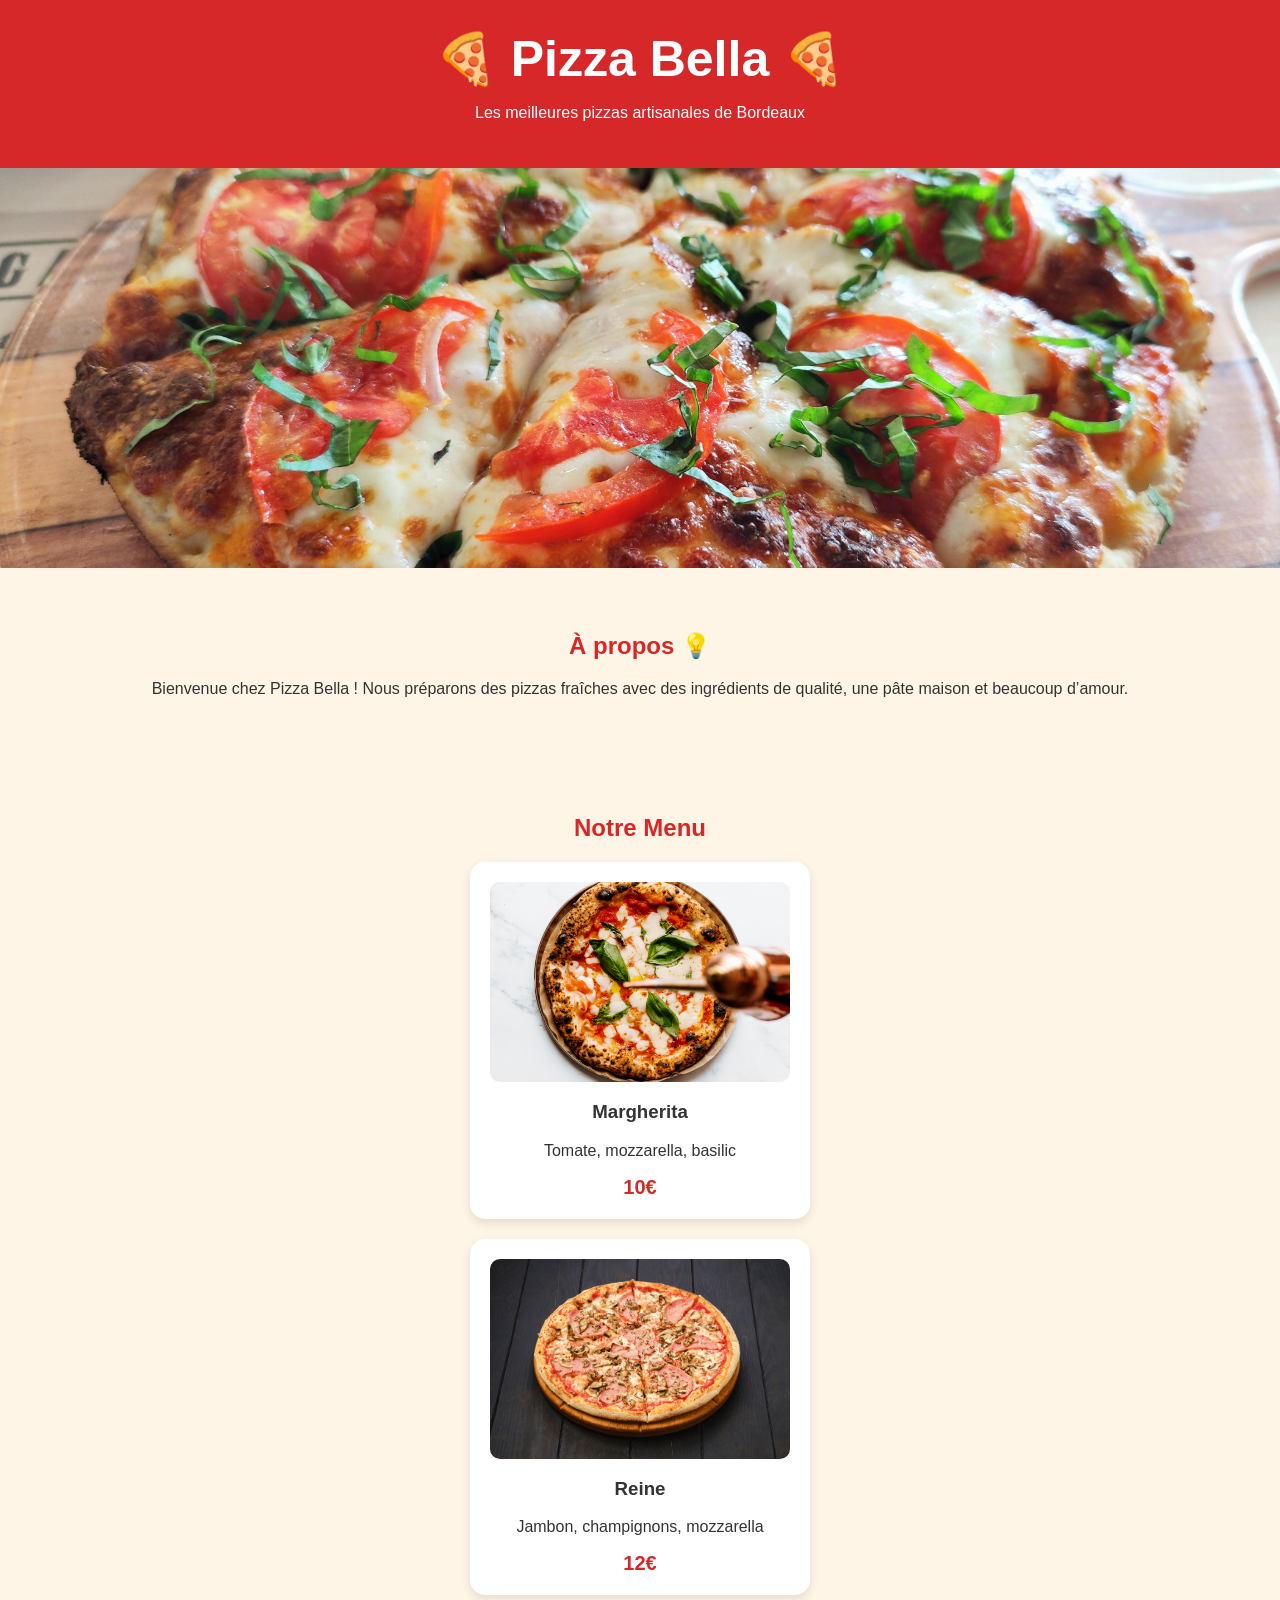
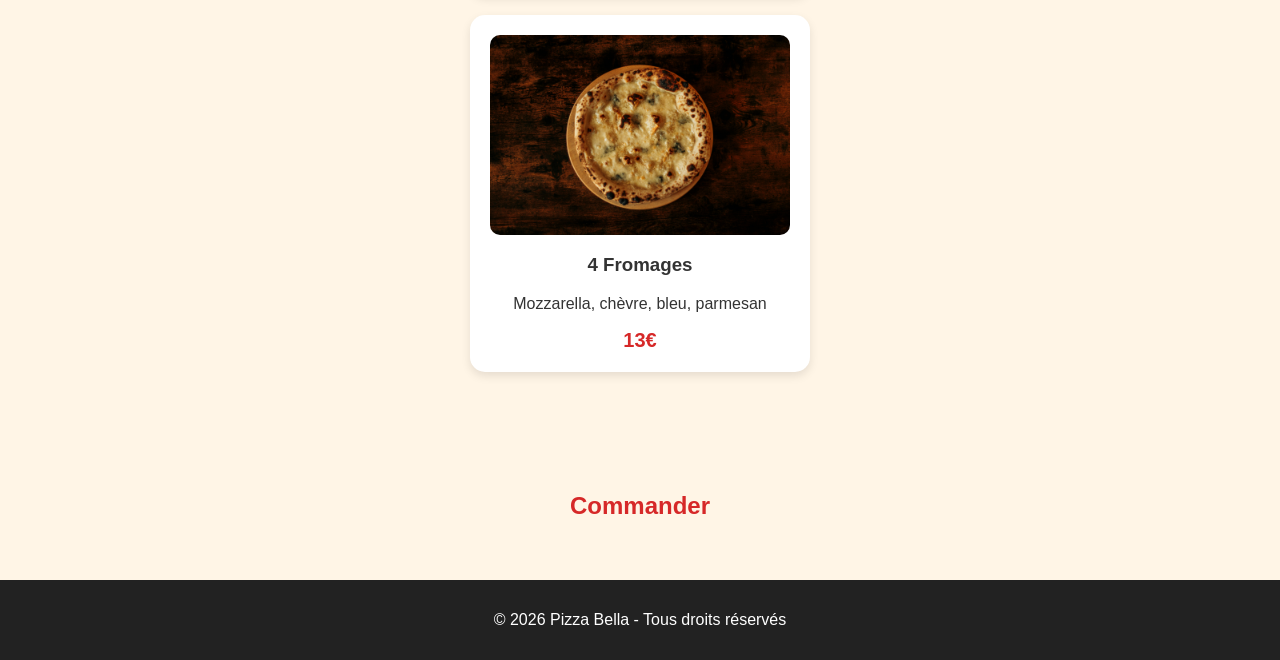
<file: index.html>
<!DOCTYPE html>
<html lang="fr">
<head>
    <meta charset="UTF-8">
    <meta name="viewport" content="width=device-width, initial-scale=1.0">
    <title>Pizza Bella</title>
    <link rel="stylesheet" href="style.css">
</head>
<body>

    <header>
        <h1>🍕 Pizza Bella 🍕</h1>
        <p>Les meilleures pizzas artisanales de Bordeaux</p>
    </header>

    <section class="hero">
        <img src="pizza.jpg" alt="Pizza délicieuse">
    </section>

    <section class="about">
        <h2>À propos 💡</h2>
        <p>
            Bienvenue chez Pizza Bella !  
            Nous préparons des pizzas fraîches avec des ingrédients de qualité,
            une pâte maison et beaucoup d’amour.
        </p>
    </section>

    <section class="menu">
    <h2>Notre Menu</h2>

    <div class="pizza-card">
        <img src="margherita.jpg" alt="Pizza Margherita">
        <h3>Margherita</h3>
        <p>Tomate, mozzarella, basilic</p>
        <span>10€</span>
    </div>

    <div class="pizza-card">
        <img src="reine.jpg" alt="Pizza Reine">
        <h3>Reine</h3>
        <p>Jambon, champignons, mozzarella</p>
        <span>12€</span>
    </div>

    <div class="pizza-card">
        <img src="4fromages.jpg" alt="Pizza 4 Fromages">
        <h3>4 Fromages</h3>
        <p>Mozzarella, chèvre, bleu, parmesan</p>
        <span>13€</span>
    </div>

</section>

    <section class="contact">
        <h2>Commander</h2>
    </section>

    <footer>
        <p>© 2026 Pizza Bella - Tous droits réservés</p>
    </footer>

</body>
</html>
</file>
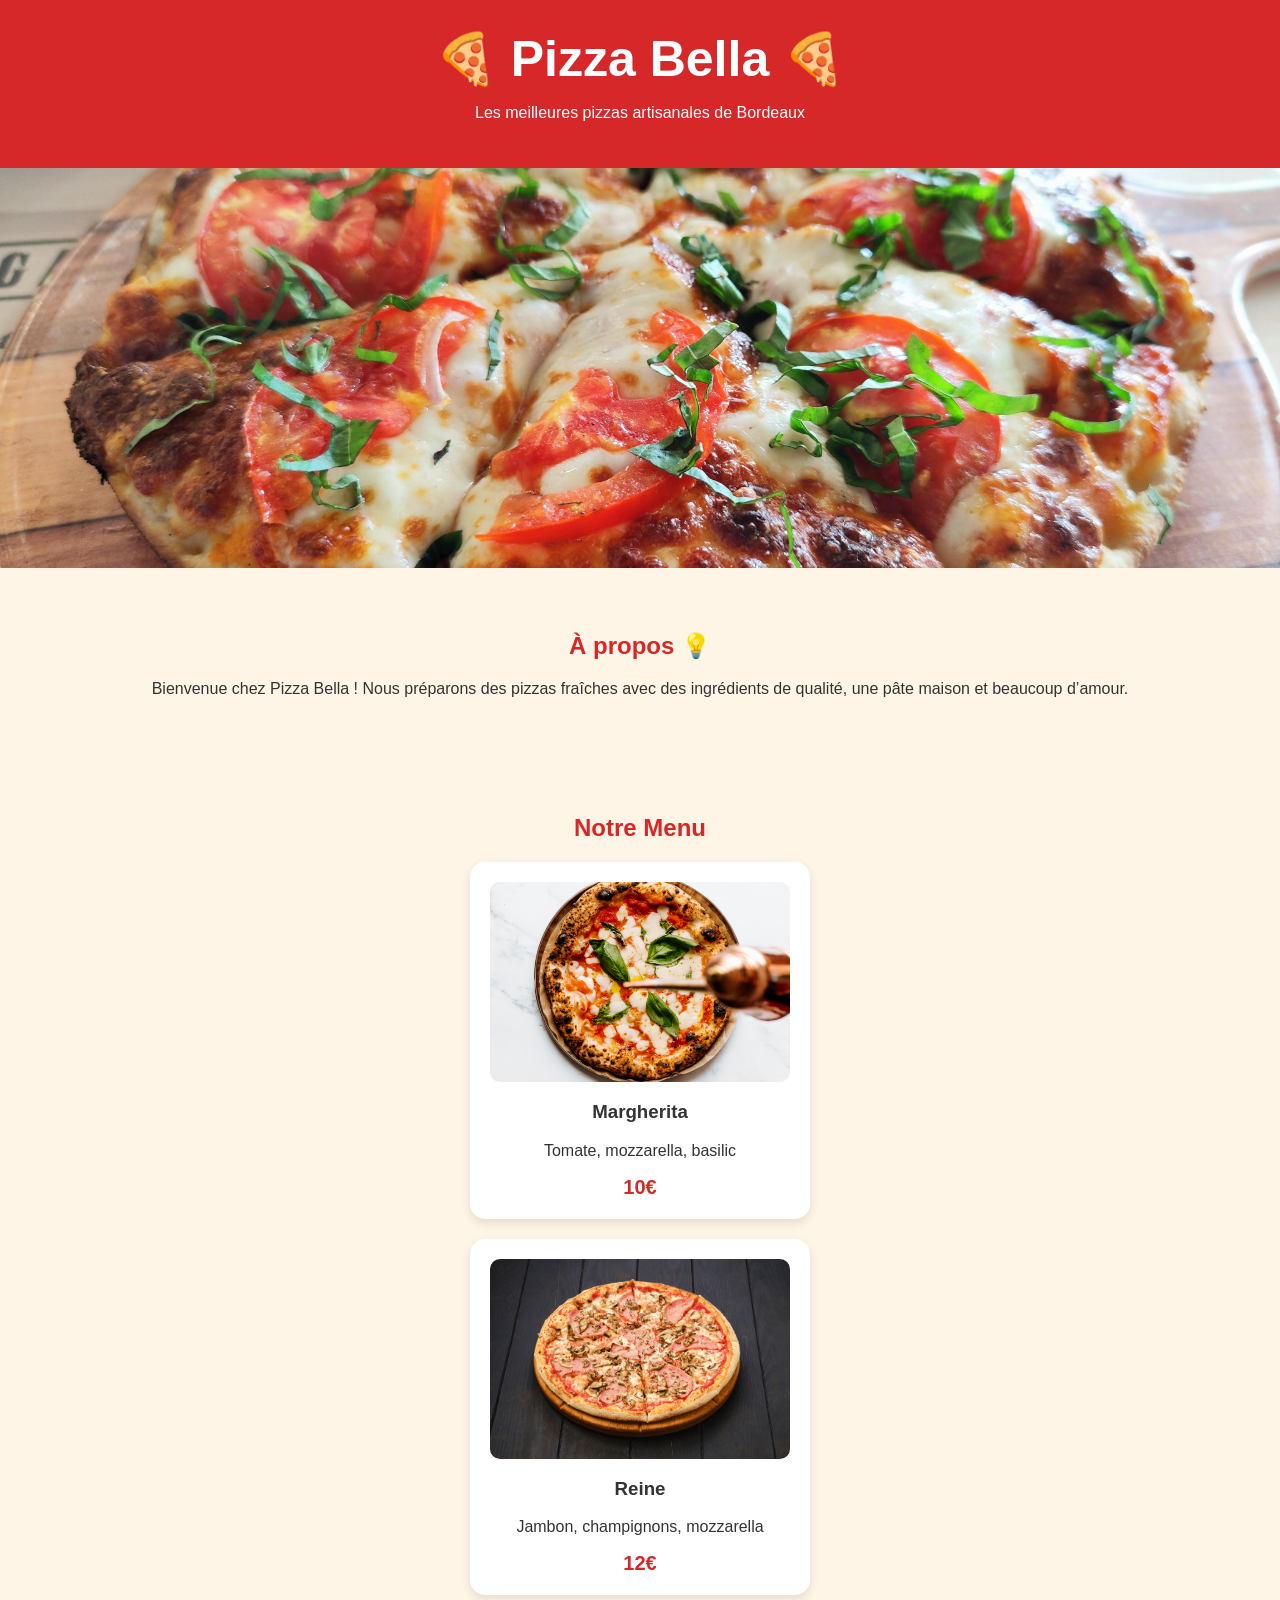
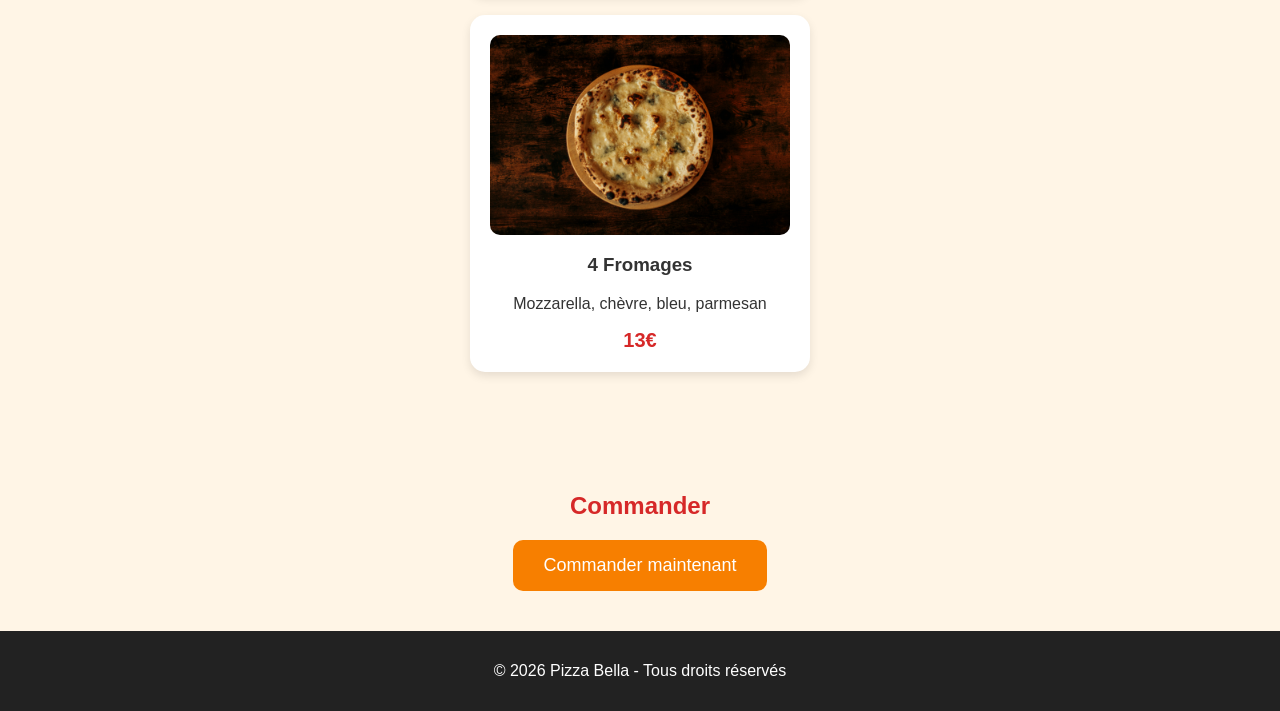
<file: code pizza/index.html>
<!DOCTYPE html>
<html lang="fr">
<head>
    <meta charset="UTF-8">
    <meta name="viewport" content="width=device-width, initial-scale=1.0">
    <title>Pizza Bella</title>
    <link rel="stylesheet" href="style.css">
</head>
<body>

    <header>
        <h1>🍕 Pizza Bella 🍕</h1>
        <p>Les meilleures pizzas artisanales de Bordeaux</p>
    </header>

    <section class="hero">
        <img src="pizza.jpg" alt="Pizza délicieuse">
    </section>

    <section class="about">
        <h2>À propos 💡</h2>
        <p>
            Bienvenue chez Pizza Bella !  
            Nous préparons des pizzas fraîches avec des ingrédients de qualité,
            une pâte maison et beaucoup d’amour.
        </p>
    </section>

    <section class="menu">
    <h2>Notre Menu</h2>

    <div class="pizza-card">
        <img src="margherita.jpg" alt="Pizza Margherita">
        <h3>Margherita</h3>
        <p>Tomate, mozzarella, basilic</p>
        <span>10€</span>
    </div>

    <div class="pizza-card">
        <img src="reine.jpg" alt="Pizza Reine">
        <h3>Reine</h3>
        <p>Jambon, champignons, mozzarella</p>
        <span>12€</span>
    </div>

    <div class="pizza-card">
        <img src="4fromages.jpg" alt="Pizza 4 Fromages">
        <h3>4 Fromages</h3>
        <p>Mozzarella, chèvre, bleu, parmesan</p>
        <span>13€</span>
    </div>

</section>

    <section class="contact">
        <h2>Commander</h2>
        <button>Commander maintenant</button>
    </section>

    <footer>
        <p>© 2026 Pizza Bella - Tous droits réservés</p>
    </footer>

</body>
</html>
</file>
<file: style.css>
body {
    margin: 0;
    font-family: Arial, sans-serif;
    background-color: #fff5e6;
    color: #333;
}

/* HEADER */
header {
    background-color: #d62828;
    color: white;
    text-align: center;
    padding: 30px;
}

header h1 {
    margin: 0;
    font-size: 50px;
}

/* IMAGE PRINCIPALE */
.hero img {
    width: 100%;
    height: 400px;
    object-fit: cover;
}

/* SECTIONS */
.about,
.menu,
.contact {
    padding: 40px;
    text-align: center;
}

h2 {
    color: #d62828;
    margin-bottom: 20px;
}

/* MENU PIZZAS */
.pizza-card {
    background: white;
    margin: 20px auto;
    padding: 20px;
    width: 300px;
    border-radius: 15px;
    box-shadow: 0 4px 10px rgba(0,0,0,0.1);
}

/* 🆕 IMAGES DANS LES CARTES */
.pizza-card img {
    width: 100%;
    height: 200px;
    object-fit: cover;
    border-radius: 10px;
    margin-bottom: 15px;
}

.pizza-card h3 {
    margin-top: 0;
}

.pizza-card span {
    font-weight: bold;
    color: #d62828;
    font-size: 20px;
}

button:hover {
    background-color: #d62828;
}

/* FOOTER */
footer {
    background-color: #222;
    color: white;
    text-align: center;
    padding: 15px;
}
</file>
<file: code pizza/style.css>
body {
    margin: 0;
    font-family: Arial, sans-serif;
    background-color: #fff5e6;
    color: #333;
}

/* HEADER */
header {
    background-color: #d62828;
    color: white;
    text-align: center;
    padding: 30px;
}

header h1 {
    margin: 0;
    font-size: 50px;
}

/* IMAGE PRINCIPALE */
.hero img {
    width: 100%;
    height: 400px;
    object-fit: cover;
}

/* SECTIONS */
.about,
.menu,
.contact {
    padding: 40px;
    text-align: center;
}

h2 {
    color: #d62828;
    margin-bottom: 20px;
}

/* MENU PIZZAS */
.pizza-card {
    background: white;
    margin: 20px auto;
    padding: 20px;
    width: 300px;
    border-radius: 15px;
    box-shadow: 0 4px 10px rgba(0,0,0,0.1);
}

/* 🆕 IMAGES DANS LES CARTES */
.pizza-card img {
    width: 100%;
    height: 200px;
    object-fit: cover;
    border-radius: 10px;
    margin-bottom: 15px;
}

.pizza-card h3 {
    margin-top: 0;
}

.pizza-card span {
    font-weight: bold;
    color: #d62828;
    font-size: 20px;
}

/* BOUTON */
button {
    background-color: #f77f00;
    color: white;
    border: none;
    padding: 15px 30px;
    font-size: 18px;
    border-radius: 10px;
    cursor: pointer;
}

button:hover {
    background-color: #d62828;
}

/* FOOTER */
footer {
    background-color: #222;
    color: white;
    text-align: center;
    padding: 15px;
}
</file>
